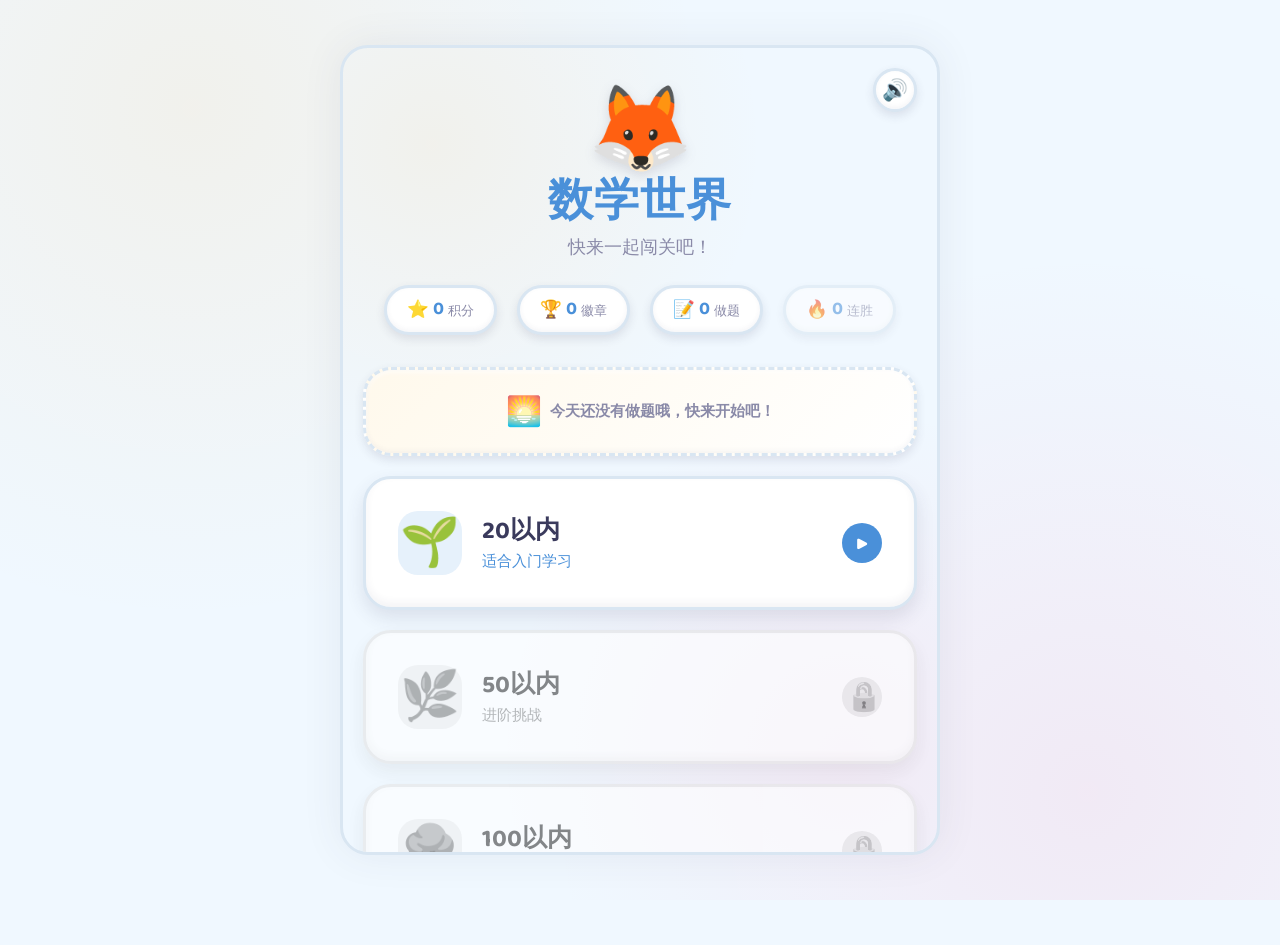
<file: index.html>
<!DOCTYPE html>
<html lang="zh-CN">
<head>
  <meta charset="UTF-8">
  <meta name="viewport" content="width=device-width, initial-scale=1.0, maximum-scale=1.0, user-scalable=no">
  <meta name="apple-mobile-web-app-capable" content="yes">
  <meta name="theme-color" content="#EFF6FF">
  <title>数学世界 - 儿童数学闯关游戏</title>
  <link rel="preconnect" href="https://fonts.googleapis.com">
  <link rel="preconnect" href="https://fonts.gstatic.com" crossorigin>
  <link href="https://fonts.googleapis.com/css2?family=Baloo+2:wght@400;500;600;700;800&family=Comic+Neue:wght@400;700&display=swap" rel="stylesheet">
  <link rel="stylesheet" href="css/base.css">
  <link rel="stylesheet" href="css/themes.css">
  <link rel="stylesheet" href="css/components.css">
  <link rel="stylesheet" href="css/pages.css">
  <link rel="stylesheet" href="css/animations.css">
</head>
<body>
  <div id="app">

    <!-- ========== 首页 ========== -->
    <section id="page-home" class="page active">
      <div class="home-header">
        <button class="sound-toggle" id="sound-toggle" title="音效开关">
          <span id="sound-icon">🔊</span>
        </button>
        <div class="mascot animate-float" id="home-mascot">🦊</div>
        <h1 class="home-title">数学世界</h1>
        <p class="home-subtitle">快来一起闯关吧！</p>
        <div class="home-stats-bar">
          <div class="stat-pill">
            <span class="stat-icon">⭐</span>
            <span class="stat-value" id="home-points">0</span>
            <span class="stat-label">积分</span>
          </div>
          <div class="stat-pill">
            <span class="stat-icon">🏆</span>
            <span class="stat-value" id="home-badge-count">0</span>
            <span class="stat-label">徽章</span>
          </div>
          <div class="stat-pill">
            <span class="stat-icon">📝</span>
            <span class="stat-value" id="home-total-questions">0</span>
            <span class="stat-label">做题</span>
          </div>
          <div class="stat-pill stat-pill-streak" id="home-streak-pill" title="连续学习天数">
            <span class="stat-icon">🔥</span>
            <span class="stat-value" id="home-streak">0</span>
            <span class="stat-label">连胜</span>
          </div>
        </div>
      </div>

      <div class="today-progress-card" id="today-progress-card">
        <!-- 今日学习进度 JS动态生成 -->
      </div>

      <div class="difficulty-cards" id="difficulty-cards">
        <!-- JS动态生成 -->
      </div>

      <div class="home-nav-bar">
        <button class="nav-btn" data-page="badges">
          <span class="nav-icon">🏅</span>
          <span class="nav-text">徽章</span>
        </button>
        <button class="nav-btn" data-page="themes">
          <span class="nav-icon">🎨</span>
          <span class="nav-text">主题</span>
        </button>
        <button class="nav-btn" data-page="error-book">
          <span class="nav-icon">📕</span>
          <span class="nav-text">错题本</span>
        </button>
        <button class="nav-btn" data-page="stats">
          <span class="nav-icon">📊</span>
          <span class="nav-text">档案</span>
        </button>
      </div>
    </section>

    <!-- ========== 答题页 ========== -->
    <section id="page-quiz" class="page">
      <div class="quiz-top-bar">
        <button class="icon-btn" id="quiz-back-btn">
          <svg width="28" height="28" viewBox="0 0 24 24" fill="none" stroke="currentColor" stroke-width="2.5" stroke-linecap="round" stroke-linejoin="round"><path d="M19 12H5M12 19l-7-7 7-7"/></svg>
        </button>
        <div class="quiz-progress">
          <span class="quiz-progress-current" id="quiz-current">1</span>
          <span class="quiz-progress-sep">/</span>
          <span class="quiz-progress-total">10</span>
        </div>
        <div class="quiz-top-right">
          <div class="quiz-timer" id="quiz-timer" title="本组用时">
            <span class="timer-icon">⏱️</span>
            <span id="quiz-timer-text">00:00</span>
          </div>
          <div class="quiz-streak" id="quiz-streak-display" style="visibility:hidden">
            <span class="streak-fire">🔥</span>
            <span id="quiz-streak-count">0</span>
          </div>
        </div>
      </div>

      <div class="quiz-progress-bar">
        <div class="quiz-progress-fill" id="quiz-progress-fill"></div>
      </div>

      <div class="quiz-dots" id="quiz-dots">
        <!-- 10个进度小圆点 JS动态生成 -->
      </div>

      <div class="quiz-type-tag" id="quiz-type-tag"></div>

      <div class="quiz-question-area" id="quiz-question-area">
        <!-- JS动态生成题目 -->
      </div>

      <div class="quiz-feedback" id="quiz-feedback"></div>

      <div class="keyboard-area" id="keyboard-area">
        <!-- 九宫格键盘 -->
      </div>
    </section>

    <!-- 连击里程碑特效层 -->
    <div class="streak-milestone" id="streak-milestone"></div>

    <!-- ========== 结算页 ========== -->
    <section id="page-settlement" class="page">
      <div class="settlement-container" id="settlement-container">
        <!-- JS动态生成 -->
      </div>
    </section>

    <!-- ========== 徽章页 ========== -->
    <section id="page-badges" class="page">
      <div class="sub-page-header">
        <button class="icon-btn back-btn" data-back="home">
          <svg width="28" height="28" viewBox="0 0 24 24" fill="none" stroke="currentColor" stroke-width="2.5" stroke-linecap="round" stroke-linejoin="round"><path d="M19 12H5M12 19l-7-7 7-7"/></svg>
        </button>
        <h2 class="sub-page-title">🏅 我的徽章</h2>
        <div style="width:48px"></div>
      </div>
      <div class="badges-grid" id="badges-grid">
        <!-- JS动态生成 -->
      </div>
    </section>

    <!-- ========== 主题页 ========== -->
    <section id="page-themes" class="page">
      <div class="sub-page-header">
        <button class="icon-btn back-btn" data-back="home">
          <svg width="28" height="28" viewBox="0 0 24 24" fill="none" stroke="currentColor" stroke-width="2.5" stroke-linecap="round" stroke-linejoin="round"><path d="M19 12H5M12 19l-7-7 7-7"/></svg>
        </button>
        <h2 class="sub-page-title">🎨 主题商店</h2>
        <div style="width:48px"></div>
      </div>
      <div class="themes-grid" id="themes-grid">
        <!-- JS动态生成 -->
      </div>
    </section>

    <!-- ========== 错题本页 ========== -->
    <section id="page-error-book" class="page">
      <div class="sub-page-header">
        <button class="icon-btn back-btn" data-back="home">
          <svg width="28" height="28" viewBox="0 0 24 24" fill="none" stroke="currentColor" stroke-width="2.5" stroke-linecap="round" stroke-linejoin="round"><path d="M19 12H5M12 19l-7-7 7-7"/></svg>
        </button>
        <h2 class="sub-page-title">📕 错题本</h2>
        <div style="width:48px"></div>
      </div>
      <div class="error-book-tabs" id="error-book-tabs">
        <button class="tab-btn active" data-level="20">20以内</button>
        <button class="tab-btn" data-level="50">50以内</button>
        <button class="tab-btn" data-level="100">100以内</button>
      </div>
      <div class="error-book-list" id="error-book-list">
        <!-- JS动态生成 -->
      </div>
    </section>

    <!-- ========== 数据档案页 ========== -->
    <section id="page-stats" class="page">
      <div class="sub-page-header">
        <button class="icon-btn back-btn" data-back="home">
          <svg width="28" height="28" viewBox="0 0 24 24" fill="none" stroke="currentColor" stroke-width="2.5" stroke-linecap="round" stroke-linejoin="round"><path d="M19 12H5M12 19l-7-7 7-7"/></svg>
        </button>
        <h2 class="sub-page-title">📊 成长档案</h2>
        <div style="width:48px"></div>
      </div>
      <div class="stats-container" id="stats-container">
        <!-- JS动态生成 -->
      </div>
    </section>

    <!-- ========== 通用弹窗 ========== -->
    <div class="overlay" id="overlay">
      <div class="modal" id="modal">
        <div class="modal-content" id="modal-content"></div>
      </div>
    </div>

    <!-- ========== 庆祝动画层 ========== -->
    <div class="celebration-layer" id="celebration-layer"></div>

  </div>

  <script src="js/storage.js"></script>
  <script src="js/sound.js"></script>
  <script src="js/question-generator.js"></script>
  <script src="js/scoring.js"></script>
  <script src="js/difficulty.js"></script>
  <script src="js/badges.js"></script>
  <script src="js/themes.js"></script>
  <script src="js/error-book.js"></script>
  <script src="js/keyboard.js"></script>
  <script src="js/settlement.js"></script>
  <script src="js/stats.js"></script>
  <script src="js/home.js"></script>
  <script src="js/app.js"></script>
</body>
</html>
</file>
<file: css/base.css>
/* ============================================================
   base.css — Reset, Design Tokens, Base Styles, Page Transitions
   Children's Math Game · Claymorphism · Light mode only
   ============================================================ */

/* ---------- 1. Mobile-friendly CSS reset ---------- */
*,
*::before,
*::after {
  box-sizing: border-box;
  margin: 0;
  padding: 0;
  -webkit-tap-highlight-color: transparent;
}

html {
  -webkit-text-size-adjust: 100%;
  text-size-adjust: 100%;
  font-size: 16px;
}

body {
  min-height: 100vh;
  min-height: 100dvh;
  line-height: 1.5;
  -webkit-font-smoothing: antialiased;
  -moz-osx-font-smoothing: grayscale;
  text-rendering: optimizeLegibility;
  overflow-x: hidden;
}

img,
svg {
  display: block;
  max-width: 100%;
}

button,
input,
select,
textarea {
  font: inherit;
  color: inherit;
  background: none;
  border: none;
}

button {
  cursor: pointer;
  user-select: none;
}

ul,
ol {
  list-style: none;
}

a {
  color: inherit;
  text-decoration: none;
}

h1, h2, h3, h4, h5, h6 {
  font-weight: 700;
  line-height: 1.2;
}

/* ---------- 2. Design tokens (Claymorphism) ---------- */
:root {
  /* Colors — soft, eye-friendly, low-saturation */
  --bg-primary: #F0F8FF;      /* soft blue-white */
  --bg-secondary: #E6F1FB;    /* slightly deeper soft blue */
  --color-primary: #4A90D9;   /* soft blue */
  --color-primary-dark: #3A78B8;
  --color-secondary: #FFB347; /* soft orange */
  --color-accent: #FF6B9D;    /* soft pink */
  --color-success: #6BCB77;   /* soft green */
  --color-danger: #FF6B6B;    /* soft red */
  --color-warning: #FFD56B;   /* soft yellow */
  --color-text: #3A3A5C;      /* soft dark indigo */
  --color-text-muted: #8A8AA8;
  --color-card: #FFFFFF;
  --color-border: #D9E6F2;
  --color-shadow: rgba(74, 144, 217, 0.18);
  --color-shadow-soft: rgba(58, 58, 92, 0.12);

  /* Spacing scale (4px base) */
  --space-xs: 4px;
  --space-sm: 8px;
  --space-md: 16px;
  --space-lg: 24px;
  --space-xl: 32px;
  --space-xxl: 48px;

  /* Border radius — large, rounded, bubbly */
  --radius-sm: 12px;
  --radius-md: 20px;
  --radius-lg: 28px;
  --radius-xl: 36px;
  --radius-full: 999px;

  /* Claymorphism shadows — outer drop + inner highlight, no hard lines */
  --shadow-clay: 0 8px 18px var(--color-shadow-soft),
                 inset 0 -4px 8px rgba(58, 58, 92, 0.06),
                 inset 0 4px 8px rgba(255, 255, 255, 0.85);
  --shadow-clay-sm: 0 4px 10px var(--color-shadow-soft),
                    inset 0 -2px 5px rgba(58, 58, 92, 0.05),
                    inset 0 2px 5px rgba(255, 255, 255, 0.8);
  --shadow-clay-lg: 0 14px 28px var(--color-shadow),
                    inset 0 -6px 12px rgba(58, 58, 92, 0.07),
                    inset 0 6px 12px rgba(255, 255, 255, 0.9);
  --shadow-press: 0 2px 5px var(--color-shadow-soft),
                  inset 0 2px 6px rgba(58, 58, 92, 0.12);
  --shadow-inset-hi: inset 0 3px 6px rgba(255, 255, 255, 0.7);

  /* Typography */
  --font-heading: 'Baloo 2', 'Comic Neue', system-ui, sans-serif;
  --font-body: 'Comic Neue', 'Baloo 2', system-ui, sans-serif;

  /* Font sizes */
  --fs-xs: clamp(0.72rem, 0.68rem + 0.2vw, 0.8rem);
  --fs-sm: clamp(0.85rem, 0.8rem + 0.25vw, 0.95rem);
  --fs-md: clamp(1rem, 0.95rem + 0.3vw, 1.1rem);
  --fs-lg: clamp(1.2rem, 1.1rem + 0.5vw, 1.4rem);
  --fs-xl: clamp(1.5rem, 1.3rem + 0.9vw, 1.9rem);
  --fs-xxl: clamp(2rem, 1.6rem + 1.6vw, 2.8rem);

  /* Borders */
  --border-thick: 3px;
  --border-chunky: 4px;

  /* Transitions — soft press, smooth */
  --transition-fast: 150ms ease-out;
  --transition-normal: 250ms ease-out;
  --transition-slow: 400ms ease-out;

  /* Layout */
  --app-max-width: 600px;
  --safe-bottom: env(safe-area-inset-bottom, 0px);
  --safe-top: env(safe-area-inset-top, 0px);
}

/* ---------- 3. Base body ---------- */
body {
  font-family: var(--font-body);
  font-size: var(--fs-md);
  color: var(--color-text);
  background: var(--bg-primary);
  background-image:
    radial-gradient(circle at 15% 12%, rgba(255, 179, 71, 0.10), transparent 38%),
    radial-gradient(circle at 85% 88%, rgba(255, 107, 157, 0.10), transparent 40%);
  background-attachment: fixed;
}

h1, h2, h3, h4 {
  font-family: var(--font-heading);
  color: var(--color-text);
}

h1 { font-size: var(--fs-xxl); }
h2 { font-size: var(--fs-xl); }
h3 { font-size: var(--fs-lg); }

p { color: var(--color-text); }

/* ---------- 4. App container (phone frame, centered) ---------- */
#app {
  position: relative;
  width: 100%;
  max-width: var(--app-max-width);
  min-height: 100vh;
  min-height: 100dvh;
  margin: 0 auto;
  background: var(--bg-primary);
  overflow: hidden;
  box-shadow: 0 0 40px rgba(58, 58, 92, 0.08);
}

/* ---------- 5. Page transitions ---------- */
.page {
  position: absolute;
  inset: 0;
  display: flex;
  flex-direction: column;
  padding: calc(var(--space-md) + var(--safe-top)) var(--space-md) calc(var(--space-md) + var(--safe-bottom));
  opacity: 0;
  visibility: hidden;
  transform: translateY(8px);
  transition: opacity var(--transition-normal),
              visibility var(--transition-normal),
              transform var(--transition-normal);
  overflow-y: auto;
  -webkit-overflow-scrolling: touch;
}

.page.active {
  opacity: 1;
  visibility: visible;
  transform: translateY(0);
  z-index: 1;
}

/* Scrollbar styling — subtle */
.page::-webkit-scrollbar { width: 6px; }
.page::-webkit-scrollbar-thumb {
  background: var(--color-border);
  border-radius: var(--radius-full);
}

/* ---------- 6. Utility helpers ---------- */
.sr-only {
  position: absolute;
  width: 1px; height: 1px;
  padding: 0; margin: -1px;
  overflow: hidden; clip: rect(0,0,0,0);
  white-space: nowrap; border: 0;
}

.text-center { text-align: center; }
.text-muted { color: var(--color-text-muted); }

/* ---------- 7. Responsive — tablet ---------- */
@media (min-width: 768px) {
  :root {
    --fs-md: 1.15rem;
    --fs-lg: 1.55rem;
    --fs-xl: 2rem;
    --fs-xxl: 3rem;
    --space-md: 20px;
    --space-lg: 32px;
  }
  #app {
    min-height: 90vh;
    margin: 5vh auto;
    border-radius: var(--radius-lg);
    border: var(--border-thick) solid var(--color-border);
  }
  body {
    background-size: cover;
  }
}
</file>
<file: css/themes.css>
/* ============================================================
   themes.css — 8 Light-Mode Claymorphism Themes
   All themes are LIGHT mode (no dark backgrounds).
   Apply via: <body data-theme="default"> or #app[data-theme="..."]
   Colors are soft, low-saturation, eye-friendly for children.
   ============================================================ */

/* Shared: each theme tints the body background gradient + #app bg.
   --mascot holds the theme's mascot emoji (used by JS to update #home-mascot). */

/* ------------------------------------------------------------
   1. default — Soft Sky (FREE)
   ------------------------------------------------------------ */
[data-theme="default"] {
  --bg-primary: #F0F8FF;
  --bg-secondary: #E6F1FB;
  --color-primary: #4A90D9;
  --color-secondary: #FFB347;
  --color-accent: #FF6B9D;
  --color-card: #FFFFFF;
  --color-border: #D9E6F2;
  --color-shadow: rgba(74, 144, 217, 0.18);
  --mascot: "🦊";
}
body[data-theme="default"],
[data-theme="default"] #app {
  background-color: #F0F8FF;
  background-image:
    radial-gradient(circle at 15% 12%, rgba(255, 179, 71, 0.10), transparent 38%),
    radial-gradient(circle at 85% 88%, rgba(255, 107, 157, 0.10), transparent 40%);
}

/* ------------------------------------------------------------
   2. forest — Forest Friends (100 pts)
   ------------------------------------------------------------ */
[data-theme="forest"] {
  --bg-primary: #F2F7EC;
  --bg-secondary: #E4EFD8;
  --color-primary: #7AAF5E;
  --color-secondary: #B08968;
  --color-accent: #E8A87C;
  --color-card: #FBFDF7;
  --color-border: #D6E4C5;
  --color-shadow: rgba(122, 175, 94, 0.18);
  --mascot: "🐻";
}
body[data-theme="forest"],
[data-theme="forest"] #app {
  background-color: #F2F7EC;
  background-image:
    radial-gradient(circle at 15% 12%, rgba(176, 137, 104, 0.12), transparent 40%),
    radial-gradient(circle at 85% 88%, rgba(232, 168, 124, 0.12), transparent 42%);
}

/* ------------------------------------------------------------
   3. ocean — Ocean World (150 pts)
   ------------------------------------------------------------ */
[data-theme="ocean"] {
  --bg-primary: #EAF6FB;
  --bg-secondary: #D8EEF7;
  --color-primary: #5BB3CC;
  --color-secondary: #7AB8D6;
  --color-accent: #FF9EAA;
  --color-card: #FFFFFF;
  --color-border: #C7E4EE;
  --color-shadow: rgba(91, 179, 204, 0.20);
  --mascot: "🐙";
}
body[data-theme="ocean"],
[data-theme="ocean"] #app {
  background-color: #EAF6FB;
  background-image:
    radial-gradient(circle at 15% 12%, rgba(122, 184, 214, 0.14), transparent 40%),
    radial-gradient(circle at 85% 88%, rgba(255, 158, 170, 0.12), transparent 42%);
}

/* ------------------------------------------------------------
   4. candy — Candy Land (200 pts)
   ------------------------------------------------------------ */
[data-theme="candy"] {
  --bg-primary: #FBF0F6;
  --bg-secondary: #F7E2EE;
  --color-primary: #E08FC0;
  --color-secondary: #B5A8E0;
  --color-accent: #F5A3C7;
  --color-card: #FFFFFF;
  --color-border: #ECD0E0;
  --color-shadow: rgba(224, 143, 192, 0.20);
  --mascot: "🦄";
}
body[data-theme="candy"],
[data-theme="candy"] #app {
  background-color: #FBF0F6;
  background-image:
    radial-gradient(circle at 15% 12%, rgba(181, 168, 224, 0.16), transparent 40%),
    radial-gradient(circle at 85% 88%, rgba(245, 163, 199, 0.14), transparent 42%);
}

/* ------------------------------------------------------------
   5. starry — Starry Night (250 pts)
   LIGHT interpretation: soft periwinkle + gold + lavender (no dark bg)
   ------------------------------------------------------------ */
[data-theme="starry"] {
  --bg-primary: #EEF0FB;
  --bg-secondary: #E0E4F5;
  --color-primary: #7B89C9;
  --color-secondary: #E6C76B;
  --color-accent: #A78BD9;
  --color-card: #FFFFFF;
  --color-border: #D2D6EE;
  --color-shadow: rgba(123, 137, 201, 0.20);
  --mascot: "🦉";
}
body[data-theme="starry"],
[data-theme="starry"] #app {
  background-color: #EEF0FB;
  background-image:
    radial-gradient(circle at 15% 12%, rgba(230, 199, 107, 0.16), transparent 40%),
    radial-gradient(circle at 85% 88%, rgba(167, 139, 217, 0.14), transparent 42%);
}

/* ------------------------------------------------------------
   6. school — School Days (180 pts)
   ------------------------------------------------------------ */
[data-theme="school"] {
  --bg-primary: #FFF9EC;
  --bg-secondary: #FBEFCF;
  --color-primary: #E8B14B;
  --color-secondary: #E07A5F;
  --color-accent: #7AAF5E;
  --color-card: #FFFFFF;
  --color-border: #F0DFB8;
  --color-shadow: rgba(232, 177, 75, 0.20);
  --mascot: "🐱";
}
body[data-theme="school"],
[data-theme="school"] #app {
  background-color: #FFF9EC;
  background-image:
    radial-gradient(circle at 15% 12%, rgba(224, 122, 95, 0.12), transparent 40%),
    radial-gradient(circle at 85% 88%, rgba(122, 175, 94, 0.12), transparent 42%);
}

/* ------------------------------------------------------------
   7. sunset — Sunset Glow (220 pts)
   ------------------------------------------------------------ */
[data-theme="sunset"] {
  --bg-primary: #FFF3EC;
  --bg-secondary: #FDE6D8;
  --color-primary: #F5A06B;
  --color-secondary: #FF8C94;
  --color-accent: #C98BB0;
  --color-card: #FFFFFF;
  --color-border: #F2D6C4;
  --color-shadow: rgba(245, 160, 107, 0.20);
  --mascot: "🦁";
}
body[data-theme="sunset"],
[data-theme="sunset"] #app {
  background-color: #FFF3EC;
  background-image:
    radial-gradient(circle at 15% 12%, rgba(255, 140, 148, 0.14), transparent 40%),
    radial-gradient(circle at 85% 88%, rgba(201, 139, 176, 0.14), transparent 42%);
}

/* ------------------------------------------------------------
   8. meadow — Spring Meadow (120 pts)
   ------------------------------------------------------------ */
[data-theme="meadow"] {
  --bg-primary: #F4FBE9;
  --bg-secondary: #E8F5D4;
  --color-primary: #9CC76B;
  --color-secondary: #F0D858;
  --color-accent: #A8D8B9;
  --color-card: #FFFFFF;
  --color-border: #D8E9B8;
  --color-shadow: rgba(156, 199, 107, 0.20);
  --mascot: "🐰";
}
body[data-theme="meadow"],
[data-theme="meadow"] #app {
  background-color: #F4FBE9;
  background-image:
    radial-gradient(circle at 15% 12%, rgba(240, 216, 88, 0.16), transparent 40%),
    radial-gradient(circle at 85% 88%, rgba(168, 216, 185, 0.16), transparent 42%);
}

/* ------------------------------------------------------------
   Theme application helper — keep #app background-attachment fixed
   on body for the soft tint, but #app uses solid + image so it
   scrolls naturally inside the phone frame.
   ------------------------------------------------------------ */
body[data-theme] {
  background-attachment: fixed;
}
[data-theme] #app {
  background-attachment: scroll;
}

/* ------------------------------------------------------------
   Default fallback: if no data-theme is set, treat as "default".
   ------------------------------------------------------------ */
body:not([data-theme]) #app,
#app:not([data-theme]) {
  /* inherits :root tokens; nothing to override */
}

/* ------------------------------------------------------------
   Theme preview swatches (used by .theme-card in themes store).
   Each theme exposes a 3-color preview via its tokens automatically;
   .theme-card previews read --color-primary/secondary/accent.
   ------------------------------------------------------------ */
</file>
<file: css/components.css>
/* ============================================================
   components.css — Reusable Claymorphism Components
   Children's Math Game · Light mode · Touch-friendly (>=48px)
   ============================================================ */

/* ---------- Buttons ---------- */
.btn {
  display: inline-flex;
  align-items: center;
  justify-content: center;
  gap: var(--space-sm);
  padding: 12px var(--space-lg);
  min-height: 48px;
  font-family: var(--font-heading);
  font-weight: 700;
  font-size: var(--fs-md);
  line-height: 1;
  color: #ffffff;
  background: var(--color-primary);
  border: var(--border-thick) solid var(--color-border);
  border-radius: var(--radius-md);
  box-shadow: var(--shadow-clay);
  transition: transform var(--transition-fast),
              box-shadow var(--transition-fast),
              filter var(--transition-fast);
}
.btn:hover { filter: brightness(1.03); }
.btn:active {
  transform: scale(0.95);
  box-shadow: var(--shadow-press);
}

.btn-primary { background: var(--color-primary); }
.btn-secondary { background: var(--color-secondary); }
.btn-accent { background: var(--color-accent); }
.btn-success { background: var(--color-success); }
.btn-danger { background: var(--color-danger); }

.btn-outline {
  background: var(--color-card);
  color: var(--color-primary);
  border-color: var(--color-primary);
}

.btn-large {
  min-height: 56px;
  padding: 16px var(--space-xl);
  font-size: var(--fs-lg);
  border-radius: var(--radius-lg);
}

.btn-block {
  width: 100%;
}

.btn:disabled,
.btn[disabled] {
  opacity: 0.55;
  cursor: not-allowed;
  filter: grayscale(0.3);
}

/* ---------- Icon button (circular) ---------- */
.icon-btn {
  display: inline-flex;
  align-items: center;
  justify-content: center;
  width: 48px;
  height: 48px;
  min-width: 48px;
  min-height: 48px;
  color: var(--color-primary);
  background: var(--color-card);
  border: var(--border-thick) solid var(--color-border);
  border-radius: var(--radius-full);
  box-shadow: var(--shadow-clay-sm);
  transition: transform var(--transition-fast),
              box-shadow var(--transition-fast),
              background var(--transition-fast);
}
.icon-btn:active {
  transform: scale(0.9);
  box-shadow: var(--shadow-press);
}
.icon-btn svg { width: 26px; height: 26px; }

.back-btn {
  color: var(--color-text);
  background: var(--bg-secondary);
}

/* ---------- Card ---------- */
.card {
  background: var(--color-card);
  border: var(--border-thick) solid var(--color-border);
  border-radius: var(--radius-md);
  box-shadow: var(--shadow-clay);
  padding: var(--space-lg);
}
.card-soft {
  box-shadow: var(--shadow-clay-sm);
}

/* ---------- Stat pill ---------- */
.stat-pill {
  display: inline-flex;
  align-items: center;
  gap: var(--space-xs);
  padding: 8px var(--space-md);
  background: var(--color-card);
  border: var(--border-thick) solid var(--color-border);
  border-radius: var(--radius-full);
  box-shadow: var(--shadow-clay-sm);
  font-size: var(--fs-sm);
}
.stat-pill .stat-icon { font-size: 1.15em; line-height: 1; }
.stat-pill .stat-value {
  font-family: var(--font-heading);
  font-weight: 700;
  color: var(--color-primary);
  font-size: var(--fs-md);
}
.stat-pill .stat-label {
  color: var(--color-text-muted);
  font-size: var(--fs-xs);
}
/* 连续学习天数胶囊：默认灰显，今日已学习时点亮为火焰橙 */
.stat-pill-streak { opacity: 0.55; transition: opacity var(--transition-fast); }
.stat-pill-streak.active {
  opacity: 1;
  border-color: #F59E0B;
  background: linear-gradient(135deg, #FFF7E6, #FFE9C7);
}
.stat-pill-streak.active .stat-icon { animation: flamePulse 1.4s ease-in-out infinite; }
.stat-pill-streak.active .stat-value { color: #E8590C; }
@keyframes flamePulse {
  0%, 100% { transform: scale(1); }
  50% { transform: scale(1.18); }
}

/* ---------- Bottom navigation button ---------- */
.nav-btn {
  display: flex;
  flex-direction: column;
  align-items: center;
  justify-content: center;
  gap: 2px;
  flex: 1;
  min-height: 60px;
  padding: var(--space-sm) var(--space-xs);
  background: var(--color-card);
  border: var(--border-thick) solid var(--color-border);
  border-radius: var(--radius-md);
  box-shadow: var(--shadow-clay-sm);
  color: var(--color-text-muted);
  font-size: var(--fs-xs);
  transition: transform var(--transition-fast),
              box-shadow var(--transition-fast),
              color var(--transition-fast);
}
.nav-btn .nav-icon { font-size: 1.5rem; line-height: 1; }
.nav-btn .nav-text { font-family: var(--font-heading); font-weight: 600; }
.nav-btn:active {
  transform: scale(0.93);
  box-shadow: var(--shadow-press);
}
.nav-btn.active {
  color: var(--color-primary);
  background: var(--bg-secondary);
}

/* ---------- Tab button ---------- */
.tab-btn {
  flex: 1;
  min-height: 44px;
  padding: var(--space-sm) var(--space-md);
  font-family: var(--font-heading);
  font-weight: 600;
  font-size: var(--fs-sm);
  color: var(--color-text-muted);
  background: var(--color-card);
  border: var(--border-thick) solid var(--color-border);
  border-radius: var(--radius-full);
  box-shadow: var(--shadow-clay-sm);
  transition: transform var(--transition-fast),
              background var(--transition-fast),
              color var(--transition-fast);
}
.tab-btn:active { transform: scale(0.95); }
.tab-btn.active {
  color: #ffffff;
  background: var(--color-primary);
  border-color: var(--color-primary);
}

/* ---------- Quiz question display ---------- */
.quiz-question {
  font-family: var(--font-heading);
  font-weight: 800;
  font-size: clamp(2.5rem, 2rem + 4vw, 5rem);
  line-height: 1.15;
  color: var(--color-text);
  text-align: center;
  letter-spacing: 0.5px;
}
.quiz-question .q-num { color: var(--color-primary); }
.quiz-question .q-op { color: var(--color-secondary); padding: 0 0.1em; }
.quiz-question .q-eq { color: var(--color-text-muted); padding: 0 0.15em; }

/* ---------- Answer box (□ placeholder) ---------- */
.answer-box {
  display: inline-flex;
  align-items: center;
  justify-content: center;
  width: clamp(60px, 18vw, 80px);
  height: clamp(60px, 18vw, 80px);
  font-family: var(--font-heading);
  font-weight: 800;
  font-size: clamp(1.8rem, 1.4rem + 2vw, 2.6rem);
  color: var(--color-text-muted);
  background: var(--bg-secondary);
  border: var(--border-chunky) solid var(--color-border);
  border-radius: var(--radius-md);
  box-shadow: var(--shadow-inset-hi), inset 0 -3px 6px rgba(58,58,92,0.08);
  transition: background var(--transition-fast),
              border-color var(--transition-fast),
              color var(--transition-fast),
              transform var(--transition-fast);
}
.answer-box.filled {
  color: var(--color-text);
  background: var(--color-card);
}
.answer-box.correct {
  color: #ffffff;
  background: var(--color-success);
  border-color: var(--color-success);
}
.answer-box.wrong {
  color: #ffffff;
  background: var(--color-danger);
  border-color: var(--color-danger);
}

/* ---------- Keyboard ---------- */
.keyboard-grid {
  display: grid;
  grid-template-columns: repeat(3, 1fr);
  gap: var(--space-sm);
  width: 100%;
}
.key-btn {
  display: flex;
  align-items: center;
  justify-content: center;
  min-width: 60px;
  min-height: 60px;
  height: clamp(56px, 14vw, 72px);
  font-family: var(--font-heading);
  font-weight: 700;
  font-size: var(--fs-xl);
  color: var(--color-text);
  background: var(--color-card);
  border: var(--border-thick) solid var(--color-border);
  border-radius: var(--radius-md);
  box-shadow: var(--shadow-clay-sm);
  transition: transform var(--transition-fast),
              box-shadow var(--transition-fast),
              background var(--transition-fast);
}
.key-btn:active {
  transform: scale(0.9);
  box-shadow: var(--shadow-press);
}
.key-btn.special {
  font-size: var(--fs-lg);
  color: var(--color-text-muted);
  background: var(--bg-secondary);
}
.key-btn.confirm {
  color: #ffffff;
  background: var(--color-accent);
  border-color: var(--color-accent);
}
.key-btn.confirm:active { box-shadow: var(--shadow-press); }

/* ---------- Modal & overlay ---------- */
.overlay {
  position: fixed;
  inset: 0;
  z-index: 100;
  display: none;
  align-items: center;
  justify-content: center;
  padding: var(--space-lg);
  background: rgba(58, 58, 92, 0.35);
  backdrop-filter: blur(3px);
  -webkit-backdrop-filter: blur(3px);
}
.overlay.show { display: flex; }
.modal {
  width: 100%;
  max-width: 420px;
  max-height: 85vh;
  overflow-y: auto;
  background: var(--color-card);
  border: var(--border-chunky) solid var(--color-border);
  border-radius: var(--radius-lg);
  box-shadow: var(--shadow-clay-lg);
  padding: var(--space-xl);
  text-align: center;
}
.modal-content { color: var(--color-text); }
.modal-content h2 {
  font-size: var(--fs-xl);
  margin-bottom: var(--space-sm);
}

/* ---------- Progress bar (generic) ---------- */
.progress-bar {
  width: 100%;
  height: 14px;
  background: var(--bg-secondary);
  border: var(--border-thick) solid var(--color-border);
  border-radius: var(--radius-full);
  overflow: hidden;
  box-shadow: var(--shadow-inset-hi);
}
.progress-fill {
  height: 100%;
  background: linear-gradient(90deg, var(--color-primary), var(--color-accent));
  border-radius: var(--radius-full);
  transition: width var(--transition-slow) ease-out;
}

/* ---------- Badge card ---------- */
.badge-card {
  display: flex;
  flex-direction: column;
  align-items: center;
  gap: var(--space-xs);
  padding: var(--space-md) var(--space-sm);
  text-align: center;
  background: var(--color-card);
  border: var(--border-thick) solid var(--color-border);
  border-radius: var(--radius-md);
  box-shadow: var(--shadow-clay-sm);
  transition: transform var(--transition-fast);
}
.badge-card .badge-icon {
  font-size: 2.6rem;
  line-height: 1;
  filter: drop-shadow(0 2px 4px rgba(58,58,92,0.15));
}
.badge-card .badge-name {
  font-family: var(--font-heading);
  font-weight: 700;
  font-size: var(--fs-sm);
  color: var(--color-text);
}
.badge-card .badge-desc {
  font-size: var(--fs-xs);
  color: var(--color-text-muted);
}
.badge-card.locked {
  filter: grayscale(1);
  opacity: 0.6;
}

/* ---------- Theme store card（横向布局，对齐首页 .difficulty-card） ---------- */
.theme-card {
  position: relative;
  display: flex;
  align-items: center;
  gap: var(--space-md);
  padding: var(--space-md);
  background: var(--color-card);
  border: var(--border-thick) solid var(--color-border);
  border-radius: var(--radius-lg);
  box-shadow: var(--shadow-clay-sm);
  transition: transform var(--transition-fast), box-shadow var(--transition-fast);
  /* stagger 进场动画（每张由 JS 设置 --card-index 延迟） */
  animation: themeCardEnter 320ms cubic-bezier(0.34, 1.56, 0.64, 1) both;
  animation-delay: calc(var(--card-index, 0) * 40ms);
}
@keyframes themeCardEnter {
  from { opacity: 0; transform: translateY(12px); }
  to   { opacity: 1; transform: translateY(0); }
}
.theme-card:active {
  transform: scale(0.98);
  box-shadow: var(--shadow-press);
}
@media (hover: hover) {
  .theme-card:hover { box-shadow: var(--shadow-clay); }
}
.theme-card.current {
  border-color: var(--color-primary);
  box-shadow: var(--shadow-clay), 0 0 0 3px rgba(74, 144, 217, 0.25);
}
.theme-card.buyable { border-color: var(--color-accent); }
.theme-card.previewing {
  transform: translateY(-3px);
  box-shadow: var(--shadow-clay-lg);
}
/* 主题预览：临时给 #app 叠加主色渐变（预览未购买主题配色） */
#app.theme-preview-active::before {
  content: "";
  position: fixed;
  inset: 0;
  z-index: 0;
  pointer-events: none;
  background: var(--preview-bg, transparent);
  transition: background 200ms ease;
}

/* 左侧缩略图：吉祥物 + 下方3色点（配色预览融入，触控区≥64px） */
.theme-thumb {
  position: relative;
  flex-shrink: 0;
  width: 64px;
  height: 64px;
  display: flex;
  flex-direction: column;
  align-items: center;
  justify-content: center;
  gap: 5px;
  background: var(--bg-secondary);
  border-radius: var(--radius-md);
  cursor: pointer;
  user-select: none;
  -webkit-user-select: none;
  transition: transform var(--transition-fast);
}
@media (hover: hover) {
  .theme-thumb:hover { transform: scale(1.06); }
}
.theme-mascot {
  font-size: 2rem;
  line-height: 1;
  filter: drop-shadow(0 2px 3px rgba(58, 58, 92, 0.15));
}
/* 当前主题缩略图右上角小勾选 */
.theme-card.current .theme-thumb::after {
  content: "✓";
  position: absolute;
  top: -6px;
  right: -6px;
  width: 22px;
  height: 22px;
  display: flex;
  align-items: center;
  justify-content: center;
  font-size: 0.8rem;
  font-weight: 800;
  color: #fff;
  background: var(--color-success);
  border: 2px solid var(--color-card);
  border-radius: var(--radius-full);
  box-shadow: var(--shadow-clay-sm);
}
.theme-dots {
  display: flex;
  gap: 3px;
}
.theme-dots span {
  width: 8px;
  height: 8px;
  border-radius: var(--radius-full);
  box-shadow: inset 0 0 0 1px rgba(0,0,0,0.06);
}
.theme-card.locked .theme-thumb { filter: grayscale(0.7) opacity(0.6); }

/* 中间信息区 */
.theme-info {
  flex: 1;
  min-width: 0;
  display: flex;
  flex-direction: column;
  gap: 2px;
}
.theme-info .theme-name {
  font-family: var(--font-heading);
  font-weight: 700;
  font-size: var(--fs-md);
  color: var(--color-text);
  line-height: 1.2;
}
.theme-info .theme-desc {
  font-size: var(--fs-xs);
  color: var(--color-text-muted);
  line-height: 1.4;
  overflow: hidden;
  text-overflow: ellipsis;
  display: -webkit-box;
  -webkit-line-clamp: 2;
  -webkit-box-orient: vertical;
}

/* 右侧操作区 */
.theme-action {
  flex-shrink: 0;
  display: flex;
  align-items: center;
}
.theme-status.using {
  padding: 8px 14px;
  min-height: 40px;
  display: inline-flex;
  align-items: center;
  border-radius: var(--radius-full);
  background: var(--bg-secondary);
  color: var(--color-primary);
  font-family: var(--font-heading);
  font-weight: 700;
  font-size: var(--fs-sm);
}
.theme-status.locked {
  padding: 8px 14px;
  min-height: 40px;
  display: inline-flex;
  align-items: center;
  border-radius: var(--radius-full);
  background: var(--bg-secondary);
  color: var(--color-text-muted);
  font-weight: 600;
  font-size: var(--fs-xs);
}
.theme-use-btn, .theme-buy-btn {
  padding: 10px var(--space-md);
  min-height: 44px;
  min-width: 72px;
  border: var(--border-thick) solid var(--color-border);
  border-radius: var(--radius-full);
  font-family: var(--font-heading);
  font-size: var(--fs-sm);
  font-weight: 700;
  cursor: pointer;
  white-space: nowrap;
  transition: transform var(--transition-fast), box-shadow var(--transition-fast);
}
.theme-use-btn {
  background: var(--color-card);
  color: var(--color-primary);
  border-color: var(--color-primary);
  box-shadow: var(--shadow-clay-sm);
}
.theme-use-btn:active { transform: scale(0.95); box-shadow: var(--shadow-press); }
.theme-buy-btn {
  background: var(--color-accent);
  color: #fff;
  border-color: var(--color-accent);
  box-shadow: var(--shadow-clay-sm);
}
.theme-buy-btn:active { transform: scale(0.95); box-shadow: var(--shadow-press); }

/* ---------- Toast 提示 ---------- */
.theme-toast {
  position: fixed;
  bottom: 90px;
  left: 50%;
  transform: translate(-50%, 40px);
  z-index: 9500;
  max-width: 88%;
  padding: 13px 22px;
  border-radius: var(--radius-md);
  background: var(--color-text);
  color: #fff;
  font-size: var(--fs-sm);
  font-weight: 700;
  text-align: center;
  box-shadow: var(--shadow-clay-lg);
  opacity: 0;
  pointer-events: none;
  transition: opacity 200ms ease, transform 200ms cubic-bezier(0.34, 1.56, 0.64, 1);
}
.theme-toast.show {
  opacity: 1;
  transform: translate(-50%, 0);
}
.theme-toast.success { background: var(--color-success); }
.theme-toast.warn    { background: var(--color-danger); }

/* ---------- 购买确认模态框（与全局 .modal/.overlay 一致） ---------- */
.theme-confirm-overlay {
  position: fixed;
  inset: 0;
  z-index: 9600;
  display: flex;
  align-items: center;
  justify-content: center;
  padding: var(--space-lg);
  background: rgba(0,0,0,0);
  transition: background 200ms ease;
}
.theme-confirm-overlay.show {
  background: rgba(58, 58, 92, 0.35);
  backdrop-filter: blur(3px);
  -webkit-backdrop-filter: blur(3px);
}
.theme-confirm-modal {
  width: 100%;
  max-width: 340px;
  padding: var(--space-xl);
  background: var(--color-card);
  border: var(--border-chunky) solid var(--color-border);
  border-radius: var(--radius-lg);
  box-shadow: var(--shadow-clay-lg);
  text-align: center;
  transform: scale(0.8);
  opacity: 0;
  transition: transform 200ms cubic-bezier(0.34, 1.56, 0.64, 1), opacity 200ms ease;
}
.theme-confirm-overlay.show .theme-confirm-modal {
  transform: scale(1);
  opacity: 1;
}
.tcm-mascot {
  font-size: 3.2rem;
  line-height: 1;
  filter: drop-shadow(0 2px 4px rgba(58, 58, 92, 0.15));
}
.tcm-title {
  font-family: var(--font-heading);
  font-weight: 800;
  font-size: var(--fs-lg);
  color: var(--color-text);
  margin-top: var(--space-xs);
}
.tcm-desc {
  font-size: var(--fs-sm);
  color: var(--color-text-muted);
  margin-top: var(--space-xs);
  line-height: 1.4;
}
.tcm-price-row {
  display: flex;
  align-items: center;
  justify-content: center;
  gap: var(--space-sm);
  margin: var(--space-md) 0;
  padding: var(--space-sm) var(--space-md);
  background: var(--bg-secondary);
  border: var(--border-thick) solid var(--color-border);
  border-radius: var(--radius-sm);
}
.tcm-cost { color: var(--color-danger); font-weight: 800; font-size: var(--fs-md); }
.tcm-arrow { color: var(--color-text-muted); }
.tcm-after { color: var(--color-success); font-weight: 800; font-size: var(--fs-md); }
.tcm-after.negative { color: var(--color-danger); }
.tcm-actions { display: flex; gap: var(--space-sm); margin-top: var(--space-sm); }
.tcm-btn {
  flex: 1;
  padding: 13px;
  min-height: 48px;
  border: var(--border-thick) solid var(--color-border);
  border-radius: var(--radius-sm);
  font-family: var(--font-heading);
  font-size: var(--fs-sm);
  font-weight: 700;
  cursor: pointer;
  transition: transform var(--transition-fast), box-shadow var(--transition-fast);
}
.tcm-btn:active { transform: scale(0.95); box-shadow: var(--shadow-press); }
.tcm-btn:disabled {
  opacity: 0.6;
  cursor: not-allowed;
  transform: none;
  box-shadow: var(--shadow-clay-sm);
}
.tcm-cancel {
  background: var(--color-card);
  color: var(--color-text-muted);
}
.tcm-ok {
  background: var(--color-accent);
  color: #fff;
  border-color: var(--color-accent);
  box-shadow: var(--shadow-clay-sm);
}
/* 购买中加载态：脉冲透明度提示处理中 */
.tcm-ok.loading {
  opacity: 0.75;
  animation: tcmLoading 1s ease-in-out infinite;
}
@keyframes tcmLoading {
  0%, 100% { opacity: 0.75; }
  50%      { opacity: 0.45; }
}

/* ---------- Error book item ---------- */
.error-item {
  display: flex;
  align-items: center;
  gap: var(--space-md);
  padding: var(--space-md);
  background: var(--color-card);
  border: var(--border-thick) solid var(--color-border);
  border-radius: var(--radius-md);
  box-shadow: var(--shadow-clay-sm);
}
.error-item .error-q {
  flex: 1;
  font-family: var(--font-heading);
  font-weight: 700;
  font-size: var(--fs-md);
  color: var(--color-text);
}
.error-item .error-q .wrong-num {
  color: var(--color-danger);
  text-decoration: line-through;
  margin-left: var(--space-xs);
}
.error-item .error-q .right-num {
  color: var(--color-success);
  margin-left: var(--space-xs);
}
.error-item .error-count {
  font-size: var(--fs-xs);
  color: var(--color-text-muted);
  background: var(--bg-secondary);
  padding: 4px var(--space-sm);
  border-radius: var(--radius-full);
  white-space: nowrap;
}
</file>
<file: css/pages.css>
/* ============================================================
   pages.css — Page-Specific Layouts
   Children's Math Game · Claymorphism · Light mode
   ============================================================ */

/* ============================================================
   HOME PAGE
   ============================================================ */
.home-header {
  display: flex;
  flex-direction: column;
  align-items: center;
  text-align: center;
  gap: var(--space-xs);
  padding: var(--space-md) 0 var(--space-lg);
}
.home-header .mascot {
  font-size: 64px;
  line-height: 1;
  filter: drop-shadow(0 4px 6px rgba(58, 58, 92, 0.15));
  animation: float 3s ease-in-out infinite;
}
.home-title {
  font-size: clamp(2rem, 1.5rem + 3vw, 2.8rem);
  font-weight: 800;
  color: var(--color-primary);
  letter-spacing: 1px;
}
.home-subtitle {
  font-size: var(--fs-md);
  color: var(--color-text-muted);
}
.home-stats-bar {
  display: flex;
  justify-content: center;
  flex-wrap: wrap;
  gap: var(--space-sm);
  margin-top: var(--space-md);
}

/* Difficulty cards — vertical stack of large tappable cards */
.difficulty-cards {
  display: flex;
  flex-direction: column;
  gap: var(--space-md);
  flex: 1;
}
.difficulty-card {
  display: flex;
  align-items: center;
  gap: var(--space-md);
  padding: var(--space-lg) var(--space-lg);
  background: var(--color-card);
  border: var(--border-thick) solid var(--color-border);
  border-radius: var(--radius-lg);
  box-shadow: var(--shadow-clay);
  position: relative;
  transition: transform var(--transition-fast), box-shadow var(--transition-fast);
}
.difficulty-card:active { transform: scale(0.98); }
.difficulty-card .dc-icon {
  font-size: 2.6rem;
  line-height: 1;
  width: 56px;
  height: 56px;
  display: flex;
  align-items: center;
  justify-content: center;
  background: var(--bg-secondary);
  border-radius: var(--radius-md);
  flex-shrink: 0;
}
.difficulty-card .dc-info { flex: 1; }
.difficulty-card .dc-name {
  font-family: var(--font-heading);
  font-weight: 700;
  font-size: var(--fs-lg);
  color: var(--color-text);
}
.difficulty-card .dc-status {
  font-size: var(--fs-sm);
  color: var(--color-text-muted);
}
.difficulty-card .dc-badge {
  font-size: 1.6rem;
  line-height: 1;
}
.difficulty-card.unlocked .dc-status { color: var(--color-primary); }
.difficulty-card.locked {
  filter: grayscale(1);
  opacity: 0.6;
  cursor: not-allowed;
}
.difficulty-card.locked::after {
  content: "🔒";
  position: absolute;
  top: 50%;
  right: var(--space-lg);
  transform: translateY(-50%);
  font-size: 1.8rem;
}
.difficulty-card.locked .dc-badge { display: none; }
.difficulty-card.completed .dc-badge {
  display: inline-flex;
  align-items: center;
  justify-content: center;
  width: 36px;
  height: 36px;
  background: var(--color-success);
  color: #fff;
  border-radius: var(--radius-full);
  font-size: 1.1rem;
  font-weight: 800;
}

/* Home bottom nav */
.home-nav-bar {
  display: flex;
  gap: var(--space-sm);
  padding-top: var(--space-lg);
}

/* ============================================================
   QUIZ PAGE
   ============================================================ */
.quiz-top-bar {
  display: flex;
  align-items: center;
  justify-content: space-between;
  gap: var(--space-md);
}
.quiz-progress {
  font-family: var(--font-heading);
  font-weight: 700;
  font-size: var(--fs-lg);
  color: var(--color-text);
}
.quiz-progress-current { color: var(--color-primary); }
.quiz-progress-sep { color: var(--color-text-muted); margin: 0 2px; }
.quiz-progress-total { color: var(--color-text-muted); }
.quiz-streak {
  display: inline-flex;
  align-items: center;
  gap: 2px;
  padding: 6px var(--space-md);
  background: var(--color-card);
  border: var(--border-thick) solid var(--color-border);
  border-radius: var(--radius-full);
  box-shadow: var(--shadow-clay-sm);
  font-family: var(--font-heading);
  font-weight: 700;
  color: var(--color-secondary);
}
.streak-fire { font-size: 1.2rem; line-height: 1; }

/* 顶栏右侧：计时器 + 连击 */
.quiz-top-right {
  display: inline-flex;
  align-items: center;
  gap: var(--space-sm);
}
.quiz-timer {
  display: inline-flex;
  align-items: center;
  gap: 4px;
  padding: 6px var(--space-md);
  background: var(--color-card);
  border: var(--border-thick) solid var(--color-border);
  border-radius: var(--radius-full);
  box-shadow: var(--shadow-clay-sm);
  font-family: var(--font-heading);
  font-weight: 700;
  font-variant-numeric: tabular-nums;
  color: var(--color-text);
  font-size: var(--fs-sm);
}
.quiz-timer .timer-icon { font-size: 1rem; line-height: 1; }
.quiz-timer.warning {
  color: var(--color-danger);
  border-color: var(--color-danger);
  animation: timerPulse 1s ease-in-out infinite;
}
@keyframes timerPulse {
  0%, 100% { transform: scale(1); }
  50% { transform: scale(1.06); }
}

.quiz-progress-bar {
  width: 100%;
  height: 14px;
  margin-top: var(--space-md);
  background: var(--bg-secondary);
  border: var(--border-thick) solid var(--color-border);
  border-radius: var(--radius-full);
  overflow: hidden;
  box-shadow: var(--shadow-inset-hi);
}
.quiz-progress-fill {
  height: 100%;
  width: 10%;
  background: linear-gradient(90deg, var(--color-primary), var(--color-accent));
  border-radius: var(--radius-full);
  transition: width var(--transition-slow) ease-out;
}

.quiz-question-area {
  flex: 1;
  display: flex;
  flex-direction: column;
  align-items: center;
  justify-content: center;
  gap: var(--space-lg);
  padding: var(--space-lg) 0;
  text-align: center;
}
.quiz-question-area .question-row {
  display: flex;
  align-items: center;
  justify-content: center;
  flex-wrap: wrap;
  gap: var(--space-sm);
}

.quiz-feedback {
  min-height: 44px;
  display: flex;
  align-items: center;
  justify-content: center;
  font-family: var(--font-heading);
  font-weight: 700;
  font-size: var(--fs-md);
  text-align: center;
  padding: var(--space-sm);
  border-radius: var(--radius-md);
  transition: opacity var(--transition-normal);
}
.quiz-feedback.correct { color: var(--color-success); background: rgba(107, 203, 119, 0.12); }
.quiz-feedback.wrong { color: var(--color-danger); background: rgba(255, 107, 107, 0.12); }
/* 反馈区本题用时标签 */
.quiz-feedback .feedback-time {
  font-family: var(--font-body);
  font-weight: 600;
  font-size: 0.85em;
  opacity: 0.85;
  margin-left: var(--space-xs);
}

.keyboard-area {
  padding-top: var(--space-sm);
  padding-bottom: var(--space-xs);
}

/* ============================================================
   SETTLEMENT PAGE
   ============================================================ */
.settlement-container {
  display: flex;
  flex-direction: column;
  gap: var(--space-lg);
  padding: var(--space-sm) 0;
}
.settlement-header {
  text-align: center;
  font-family: var(--font-heading);
  font-weight: 800;
  font-size: var(--fs-xxl);
  color: var(--color-secondary);
}
.settlement-summary {
  display: flex;
  justify-content: space-around;
  gap: var(--space-sm);
  padding: var(--space-lg);
  background: var(--color-card);
  border: var(--border-thick) solid var(--color-border);
  border-radius: var(--radius-lg);
  box-shadow: var(--shadow-clay);
}
.settlement-summary .summary-stat {
  display: flex;
  flex-direction: column;
  align-items: center;
  gap: 2px;
}
.settlement-summary .summary-value {
  font-family: var(--font-heading);
  font-weight: 800;
  font-size: var(--fs-xxl);
  color: var(--color-primary);
  line-height: 1;
}
.settlement-summary .summary-label {
  font-size: var(--fs-xs);
  color: var(--color-text-muted);
}
.settlement-points {
  text-align: center;
  font-family: var(--font-heading);
  font-weight: 700;
  font-size: var(--fs-lg);
  color: var(--color-accent);
  padding: var(--space-md);
  background: var(--color-card);
  border: var(--border-thick) solid var(--color-border);
  border-radius: var(--radius-md);
  box-shadow: var(--shadow-clay-sm);
}
.settlement-questions {
  display: flex;
  flex-direction: column;
  gap: var(--space-sm);
}
.settlement-q-row {
  display: flex;
  align-items: center;
  gap: var(--space-md);
  padding: var(--space-md);
  background: var(--color-card);
  border: var(--border-thick) solid var(--color-border);
  border-radius: var(--radius-md);
  box-shadow: var(--shadow-clay-sm);
  font-family: var(--font-heading);
  font-weight: 700;
  font-size: var(--fs-md);
}
.settlement-q-row .q-mark {
  width: 28px;
  height: 28px;
  flex-shrink: 0;
  border-radius: var(--radius-full);
  display: inline-flex;
  align-items: center;
  justify-content: center;
  color: #fff;
  font-size: 0.9rem;
}
.settlement-q-row.correct { border-color: rgba(107, 203, 119, 0.5); }
.settlement-q-row.correct .q-mark { background: var(--color-success); }
.settlement-q-row.wrong { border-color: rgba(255, 107, 107, 0.5); }
.settlement-q-row.wrong .q-mark { background: var(--color-danger); }
.settlement-q-row .q-text { flex: 1; }
.settlement-q-row .q-answer .wrong-a {
  color: var(--color-danger);
  text-decoration: line-through;
  margin-right: var(--space-sm);
}
.settlement-q-row .q-answer .right-a { color: var(--color-success); }
.settlement-actions {
  display: flex;
  flex-direction: column;
  gap: var(--space-sm);
  padding-top: var(--space-sm);
}

/* ============================================================
   SUB-PAGE HEADER (shared)
   ============================================================ */
.sub-page-header {
  display: flex;
  align-items: center;
  justify-content: space-between;
  gap: var(--space-md);
  padding-bottom: var(--space-md);
}
.sub-page-title {
  font-family: var(--font-heading);
  font-weight: 800;
  font-size: var(--fs-xl);
  color: var(--color-text);
  text-align: center;
}

/* ============================================================
   BADGES PAGE
   ============================================================ */
.badges-grid {
  display: grid;
  grid-template-columns: repeat(2, 1fr);
  gap: var(--space-md);
  padding-bottom: var(--space-lg);
}

/* ============================================================
   THEMES PAGE
   ============================================================ */
.themes-grid {
  display: flex;
  flex-direction: column;
  padding-bottom: var(--space-lg);
}

/* ============================================================
   ERROR BOOK PAGE
   ============================================================ */
.error-book-tabs {
  display: flex;
  gap: var(--space-sm);
  padding-bottom: var(--space-md);
}
.error-book-list {
  display: flex;
  flex-direction: column;
  gap: var(--space-sm);
  padding-bottom: var(--space-lg);
}
.error-book-empty {
  text-align: center;
  color: var(--color-text-muted);
  padding: var(--space-xxl) var(--space-md);
  font-size: var(--fs-md);
}

/* ============================================================
   STATS PAGE
   ============================================================ */
.stats-container {
  display: flex;
  flex-direction: column;
  gap: var(--space-md);
  padding-bottom: var(--space-lg);
}
.stat-block {
  padding: var(--space-lg);
  background: var(--color-card);
  border: var(--border-thick) solid var(--color-border);
  border-radius: var(--radius-md);
  box-shadow: var(--shadow-clay-sm);
}
.stat-block .stat-block-title {
  font-family: var(--font-heading);
  font-weight: 700;
  font-size: var(--fs-md);
  color: var(--color-text);
  margin-bottom: var(--space-sm);
}
.stat-block .stat-row {
  display: flex;
  align-items: center;
  justify-content: space-between;
  padding: var(--space-xs) 0;
  font-size: var(--fs-sm);
}
.stat-block .stat-row .row-label { color: var(--color-text-muted); }
.stat-block .stat-row .row-value {
  font-family: var(--font-heading);
  font-weight: 700;
  color: var(--color-primary);
}
.stat-block .stat-row + .stat-row { border-top: 2px dashed var(--color-border); }
.stat-block .progress-bar { margin-top: var(--space-sm); }

/* ============================================================
   OVERLAY / MODAL / CELEBRATION
   ============================================================ */
.celebration-layer {
  position: fixed;
  inset: 0;
  z-index: 200;
  pointer-events: none;
  overflow: hidden;
}

/* ============================================================
   TABLET ADJUSTMENTS
   ============================================================ */
@media (min-width: 768px) {
  .home-header .mascot { font-size: 84px; }
  .home-stats-bar { gap: var(--space-md); }
  .difficulty-card { padding: var(--space-xl); }
  .difficulty-card .dc-icon { width: 64px; height: 64px; font-size: 3rem; }
  .quiz-question { font-size: clamp(3rem, 2rem + 4vw, 5.5rem); }
  .key-btn { height: 80px; font-size: var(--fs-xxl); }
  .badges-grid {
    grid-template-columns: repeat(3, 1fr);
    gap: var(--space-lg);
  }
  .badge-card { padding: var(--space-lg); }
  .badge-card .badge-icon { font-size: 3.2rem; }
  .settlement-summary { padding: var(--space-xl); }
  .settlement-summary .summary-value { font-size: 3.2rem; }
}

/* ============================================================
   QUIZ EXTRA STYLES
   ============================================================ */
.quiz-question .q-text {
  display: inline;
  white-space: pre;  /* 保留 display 字符串中的空格，确保数字与运算符间距 */
}
.correct-answer-hint {
  margin-top: var(--space-md);
  padding: var(--space-sm) var(--space-md);
  background: rgba(107, 203, 119, 0.12);
  border-radius: var(--radius-md);
  font-family: var(--font-heading);
  font-weight: 600;
  font-size: var(--fs-md);
  color: var(--color-success);
  text-align: center;
  animation: fadeInUp 300ms ease-out;
}
.correct-answer-hint .correct-text {
  font-weight: 800;
  font-size: 1.2em;
}
@keyframes fadeInUp {
  from { opacity: 0; transform: translateY(8px); }
  to { opacity: 1; transform: translateY(0); }
}

/* Difficulty card unlocked arrow */
.difficulty-card.unlocked .dc-badge {
  display: inline-flex;
  align-items: center;
  justify-content: center;
  width: 40px;
  height: 40px;
  background: var(--color-primary);
  color: #fff;
  border-radius: var(--radius-full);
  font-size: 1.2rem;
  font-weight: 800;
  flex-shrink: 0;
}

/* ============================================================
   STATS PAGE - FULL STYLES
   ============================================================ */
.stats-overview-card {
  display: flex;
  flex-direction: column;
  gap: var(--space-md);
}
.stats-overview-row {
  display: flex;
  justify-content: space-around;
  gap: var(--space-sm);
}
.stats-overview-item {
  display: flex;
  flex-direction: column;
  align-items: center;
  gap: 4px;
  flex: 1;
}
.stats-overview-icon { font-size: 1.8rem; line-height: 1; }
.stats-overview-val {
  font-family: var(--font-heading);
  font-weight: 800;
  font-size: var(--fs-xl);
  color: var(--color-primary);
}
.stats-overview-label {
  font-size: var(--fs-xs);
  color: var(--color-text-muted);
}

.stats-points-card { display: flex; flex-direction: column; gap: var(--space-xs); }
.stats-row {
  display: flex;
  align-items: center;
  gap: var(--space-sm);
  padding: var(--space-xs) 0;
  font-size: var(--fs-sm);
}
.stats-row + .stats-row { border-top: 2px dashed var(--color-border); }
.stats-row-icon { font-size: 1.2rem; width: 28px; text-align: center; }
.stats-row-label { flex: 1; color: var(--color-text-muted); }
.stats-row-val {
  font-family: var(--font-heading);
  font-weight: 700;
  font-size: var(--fs-md);
  color: var(--color-text);
}

.stats-section-title {
  font-family: var(--font-heading);
  font-weight: 700;
  font-size: var(--fs-md);
  color: var(--color-text);
  margin-bottom: var(--space-sm);
}

.stats-diff-card { display: flex; flex-direction: column; gap: var(--space-xs); }
.stats-diff-row {
  display: flex;
  align-items: center;
  gap: var(--space-sm);
  padding: var(--space-xs) var(--space-sm);
  border-radius: var(--radius-sm);
  font-size: var(--fs-sm);
}
.stats-diff-row + .stats-diff-row { border-top: 2px dashed var(--color-border); }
.stats-diff-row.locked { opacity: 0.55; }
.stats-diff-icon { font-size: 1.3rem; width: 28px; text-align: center; }
.stats-diff-name { font-weight: 600; color: var(--color-text); min-width: 70px; }
.stats-diff-streak { flex: 1; color: var(--color-text-muted); font-size: var(--fs-xs); }
.stats-diff-status { font-weight: 600; font-size: var(--fs-xs); }
.stats-diff-row.completed .stats-diff-status { color: var(--color-success); }
.stats-diff-row.progress .stats-diff-status { color: var(--color-primary); }
.stats-diff-row.locked .stats-diff-status { color: var(--color-text-muted); }

.stats-error-card { display: flex; flex-direction: column; gap: var(--space-xs); }
.stats-error-row {
  display: flex;
  justify-content: space-between;
  padding: var(--space-xs) 0;
  font-size: var(--fs-sm);
  color: var(--color-text-muted);
}
.stats-error-row + .stats-error-row { border-top: 2px dashed var(--color-border); }
.stats-error-total {
  margin-top: var(--space-xs);
  padding-top: var(--space-xs);
  border-top: 2px solid var(--color-border);
  font-family: var(--font-heading);
  font-weight: 700;
  color: var(--color-danger);
  text-align: center;
}

.stats-history-card { display: flex; flex-direction: column; gap: var(--space-xs); }
.stats-history-row {
  display: flex;
  align-items: center;
  gap: var(--space-sm);
  padding: var(--space-xs) 0;
  font-size: var(--fs-xs);
}
.stats-history-row + .stats-history-row { border-top: 2px dashed var(--color-border); }
.hist-level { font-weight: 600; color: var(--color-text); min-width: 60px; }
.hist-result { flex: 1; color: var(--color-text-muted); }
.hist-points { font-weight: 700; color: var(--color-secondary); }
.hist-time { color: var(--color-text-muted); font-size: 0.7rem; }

/* Error book extra styles */
.error-empty {
  text-align: center;
  padding: var(--space-xxl) var(--space-md);
}
.error-empty-icon { font-size: 3rem; line-height: 1; }
.error-empty-text {
  margin-top: var(--space-sm);
  color: var(--color-text-muted);
  font-size: var(--fs-md);
}
.error-toolbar {
  display: flex;
  justify-content: space-between;
  align-items: center;
  gap: var(--space-sm);
  margin-bottom: var(--space-sm);
}
.error-count-text { font-size: var(--fs-sm); color: var(--color-text-muted); }
.error-toolbar-actions { display: inline-flex; gap: var(--space-sm); }
.error-clear-btn {
  padding: var(--space-sm) var(--space-md);
  min-height: 44px;
  border: 2px solid var(--color-danger);
  border-radius: var(--radius-full);
  background: transparent;
  color: var(--color-danger);
  font-size: var(--fs-sm);
  font-weight: 600;
  cursor: pointer;
  transition: transform var(--transition-fast);
}
.error-clear-btn:active { transform: scale(0.95); }
.error-practice-btn {
  padding: var(--space-sm) var(--space-md);
  min-height: 44px;
  border: 2px solid var(--color-primary);
  border-radius: var(--radius-full);
  background: var(--color-primary);
  color: #fff;
  font-size: var(--fs-sm);
  font-weight: 700;
  cursor: pointer;
  box-shadow: var(--shadow-clay-sm);
  transition: transform var(--transition-fast);
}
.error-practice-btn:active { transform: scale(0.95); box-shadow: var(--shadow-press); }
.error-card {
  padding: var(--space-md);
  background: var(--color-card);
  border: var(--border-thick) solid var(--color-border);
  border-left: 5px solid var(--color-danger);
  border-radius: var(--radius-md);
  margin-bottom: var(--space-sm);
}
.error-question {
  font-family: var(--font-heading);
  font-weight: 700;
  font-size: var(--fs-lg);
  color: var(--color-text);
  margin-bottom: var(--space-sm);
}
.error-answers {
  display: flex;
  gap: var(--space-md);
  margin-bottom: var(--space-xs);
}
.error-wrong, .error-correct {
  display: flex;
  flex-direction: column;
  gap: 2px;
}
.error-label { font-size: var(--fs-xs); color: var(--color-text-muted); }
.error-wrong .error-value { color: var(--color-danger); font-weight: 700; }
.error-correct .error-value { color: var(--color-success); font-weight: 700; }
.error-time { font-size: 0.7rem; color: var(--color-text-muted); }
.error-list { display: flex; flex-direction: column; }

/* Tab count badge */
.tab-btn .tab-count {
  display: inline-block;
  margin-left: 4px;
  padding: 1px 7px;
  background: var(--color-secondary);
  color: #fff;
  border-radius: var(--radius-full);
  font-size: 0.7rem;
  font-weight: 700;
}
.tab-btn.active .tab-count { background: var(--color-primary); }

/* Stats page tablet */
@media (min-width: 768px) {
  .stats-overview-val { font-size: 2.5rem; }
  .stats-row { font-size: var(--fs-md); }
  .stats-diff-row { font-size: var(--fs-md); }
}

/* ============================================================
   音效开关按钮
   ============================================================ */
.sound-toggle {
  position: absolute;
  top: var(--space-md);
  right: var(--space-md);
  width: 44px;
  height: 44px;
  border: var(--border-thick) solid var(--color-border);
  border-radius: var(--radius-full);
  background: var(--color-card);
  box-shadow: var(--shadow-clay-sm);
  font-size: 1.3rem;
  line-height: 1;
  display: flex;
  align-items: center;
  justify-content: center;
  z-index: 10;
  transition: transform var(--transition-fast);
}
.sound-toggle:active { transform: scale(0.9); }

/* ============================================================
   键盘禁用状态
   ============================================================ */
.keyboard.kb-disabled {
  opacity: 0.5;
  pointer-events: none;
}

/* ============================================================
   数据重置卡片
   ============================================================ */
.stats-reset-card {
  text-align: center;
  margin-top: var(--space-lg);
}
.reset-warning {
  margin-top: var(--space-sm);
  font-size: var(--fs-xs);
  color: var(--color-danger);
  line-height: 1.4;
}

/* ============================================================
   结算页确保可滚动
   ============================================================ */
#page-settlement .settlement-container {
  padding-bottom: var(--space-xxl);
}

/* ============================================================
   难度卡片锁图标样式
   ============================================================ */
.difficulty-card.locked .dc-badge {
  display: inline-flex;
  align-items: center;
  justify-content: center;
  width: 40px;
  height: 40px;
  background: var(--color-border);
  color: var(--color-text-muted);
  border-radius: var(--radius-full);
  font-size: 1.2rem;
  flex-shrink: 0;
}
.difficulty-card.locked .dc-badge::before {
  content: '🔒';
}
.difficulty-card.completed .dc-badge {
  background: var(--color-success);
  color: #fff;
}

/* ============================================================
   主题商店 —— 与首页风格一致：全局设计令牌（无 scoped 变量）
   ============================================================ */
/* 积分余额栏（与首页 today-card 内卡风格一致） */
.theme-balance-bar {
  display: flex;
  align-items: center;
  justify-content: center;
  flex-wrap: wrap;
  gap: var(--space-sm);
  padding: var(--space-md) var(--space-lg);
  margin-bottom: var(--space-sm);
  background: var(--color-card);
  border: var(--border-thick) solid var(--color-border);
  border-radius: var(--radius-lg);
  box-shadow: var(--shadow-clay-sm);
}
.theme-balance-icon {
  font-size: 1.5rem;
  line-height: 1;
  filter: drop-shadow(0 2px 3px rgba(255, 179, 71, 0.35));
}
.theme-balance-label {
  font-size: var(--fs-sm);
  color: var(--color-text-muted);
  font-weight: 600;
}
.theme-balance-val {
  font-family: var(--font-heading);
  font-weight: 800;
  font-size: var(--fs-xl);
  color: var(--color-primary);
}
.theme-balance-tip {
  flex-basis: 100%;
  text-align: center;
  font-size: var(--fs-xs);
  color: var(--color-text-muted);
}

/* 筛选标签栏（横向滚动，避免窄屏 5 个按钮挤文字；复用 .tab-btn 视觉语言） */
.theme-filter-bar {
  display: flex;
  gap: var(--space-sm);
  padding: var(--space-xs) 0 var(--space-sm);
  margin-bottom: var(--space-sm);
  overflow-x: auto;
  -webkit-overflow-scrolling: touch;
  scrollbar-width: none;
}
.theme-filter-bar::-webkit-scrollbar { display: none; }
.theme-filter-btn {
  flex-shrink: 0;
  min-height: 44px;
  padding: var(--space-sm) var(--space-lg);
  font-family: var(--font-heading);
  font-weight: 600;
  font-size: var(--fs-sm);
  white-space: nowrap;
  color: var(--color-text-muted);
  background: var(--color-card);
  border: var(--border-thick) solid var(--color-border);
  border-radius: var(--radius-full);
  box-shadow: var(--shadow-clay-sm);
  transition: transform var(--transition-fast),
              background var(--transition-fast),
              color var(--transition-fast);
}
.theme-filter-btn:active { transform: scale(0.95); box-shadow: var(--shadow-press); }
.theme-filter-btn.active {
  color: #ffffff;
  background: var(--color-primary);
  border-color: var(--color-primary);
}

/* 空态（与 error-book-empty 一致） */
.theme-empty {
  display: flex;
  flex-direction: column;
  align-items: center;
  gap: var(--space-sm);
  padding: var(--space-xxl) var(--space-md);
  color: var(--color-text-muted);
  font-size: var(--fs-md);
  text-align: center;
}
.theme-empty-icon { font-size: 2.5rem; opacity: 0.6; }
.theme-empty-text { max-width: 260px; line-height: 1.5; font-size: var(--fs-sm); }
.theme-empty-btn {
  margin-top: var(--space-sm);
  padding: 11px var(--space-lg);
  min-height: 44px;
  font-family: var(--font-heading);
  font-weight: 700;
  font-size: var(--fs-sm);
  color: #fff;
  background: var(--color-primary);
  border: var(--border-thick) solid var(--color-primary);
  border-radius: var(--radius-full);
  box-shadow: var(--shadow-clay-sm);
  transition: transform var(--transition-fast), box-shadow var(--transition-fast);
}
.theme-empty-btn:active { transform: scale(0.95); box-shadow: var(--shadow-press); }

.themes-grid-inner {
  display: flex;
  flex-direction: column;
  gap: var(--space-md);
}
@media (min-width: 768px) {
  .themes-grid-inner {
    display: grid;
    grid-template-columns: repeat(2, 1fr);
    gap: var(--space-md);
  }
}

/* ============================================================
   今日学习进度卡片
   ============================================================ */
.today-progress-card {
  margin-bottom: var(--space-md);
}
.today-card-inner {
  background: var(--color-card);
  border: var(--border-thick) solid var(--color-border);
  border-radius: var(--radius-lg);
  box-shadow: var(--shadow-clay-sm);
  padding: var(--space-md) var(--space-lg);
  overflow: hidden;
  text-align: center;
}
.today-card-inner.empty {
  display: flex;
  align-items: center;
  gap: var(--space-sm);
  justify-content: center;
  background: linear-gradient(135deg, #FFF9EC, #FFF);
  border-style: dashed;
}
.today-card-inner.empty .today-icon {
  font-size: 1.8rem;
}
.today-card-inner.empty .today-text {
  font-size: var(--fs-sm);
  color: var(--color-text-muted);
  font-weight: 600;
}
.today-title {
  font-family: var(--font-heading);
  font-weight: 700;
  font-size: var(--fs-sm);
  color: var(--color-text-muted);
  margin-bottom: var(--space-sm);
  text-align: center;
}
.today-stats {
  display: flex;
  justify-content: space-around;
  gap: var(--space-xs);
}
.today-stat {
  display: flex;
  flex-direction: column;
  align-items: center;
  gap: 2px;
}
.today-stat-val {
  font-family: var(--font-heading);
  font-weight: 800;
  font-size: var(--fs-lg);
  color: var(--color-primary);
}
.today-stat-label {
  font-size: var(--fs-xs);
  color: var(--color-text-muted);
}
/* 连续学习天数徽章 */
.today-streak-badge {
  display: inline-flex;
  align-items: center;
  gap: 4px;
  padding: 4px 12px;
  border-radius: var(--radius-full);
  background: var(--color-card);
  border: 2px solid var(--color-border);
  font-size: var(--fs-sm);
  color: var(--color-text-muted);
  opacity: 0.6;
}
.today-streak-badge.active {
  opacity: 1;
  background: linear-gradient(135deg, #FFF7E6, #FFE9C7);
  border-color: #F59E0B;
  color: #E8590C;
}
.today-streak-badge .streak-flame {
  font-size: 1.1em;
  animation: flamePulse 1.4s ease-in-out infinite;
}
.today-streak-badge .streak-num {
  font-family: var(--font-heading);
  font-weight: 800;
  font-size: var(--fs-md);
}
.today-streak-badge .streak-best {
  font-size: var(--fs-xs);
  opacity: 0.7;
  font-weight: 600;
}
.today-streak-hint {
  text-align: center;
  font-size: var(--fs-xs);
  color: #E8590C;
  font-weight: 600;
  margin-top: 4px;
  margin-bottom: var(--space-sm);
}

/* ============================================================
   答题进度小圆点
   ============================================================ */
.quiz-dots {
  display: flex;
  justify-content: center;
  gap: 6px;
  padding: var(--space-xs) 0 var(--space-sm);
  flex-wrap: wrap;
}
.quiz-dot {
  width: 12px;
  height: 12px;
  border-radius: var(--radius-full);
  background: var(--color-border);
  border: 2px solid transparent;
  transition: all var(--transition-fast);
}
.quiz-dot.current {
  background: var(--color-primary);
  transform: scale(1.3);
  box-shadow: 0 0 6px var(--color-primary);
}
.quiz-dot.correct {
  background: var(--color-success);
}
.quiz-dot.wrong {
  background: var(--color-danger);
}

/* ============================================================
   题型标签
   ============================================================ */
.quiz-type-tag {
  display: inline-flex;
  align-items: center;
  gap: 4px;
  align-self: center;
  padding: 4px 14px;
  background: var(--color-card);
  border: 2px solid var(--color-border);
  border-radius: var(--radius-full);
  font-size: var(--fs-xs);
  font-weight: 600;
  color: var(--color-text-muted);
  margin-bottom: var(--space-xs);
  box-shadow: var(--shadow-clay-sm);
}

/* ============================================================
   连击里程碑特效（顶部横幅式，半透明不遮挡页面）
   ============================================================ */
.streak-milestone {
  position: fixed;
  top: 8%;
  left: 50%;
  transform: translate(-50%, -120%) scale(0.8);
  opacity: 0;
  z-index: 9000;
  pointer-events: none;
  transition: opacity 400ms ease-out, transform 400ms cubic-bezier(0.34, 1.56, 0.64, 1);
}
.streak-milestone.show {
  opacity: 0.85;
  transform: translate(-50%, 0) scale(1);
}
.milestone-text {
  font-family: var(--font-heading);
  font-weight: 800;
  font-size: clamp(1.2rem, 4.5vw, 1.8rem);
  color: #fff;
  background: linear-gradient(135deg, var(--color-secondary), var(--color-accent));
  padding: 10px 24px;
  border-radius: var(--radius-full);
  box-shadow: 0 4px 16px rgba(255, 107, 157, 0.3);
  text-align: center;
  white-space: nowrap;
  backdrop-filter: blur(4px);
}

/* ============================================================
   每日奖励提示
   ============================================================ */
.quiz-feedback.daily-reward {
  background: linear-gradient(135deg, #FFF9EC, #FFE9D6);
  border: 2px solid var(--color-warning);
  color: var(--color-secondary);
  font-weight: 700;
  animation: dailyRewardPop 400ms ease-out;
}
@keyframes dailyRewardPop {
  0% { transform: scale(0.5); opacity: 0; }
  60% { transform: scale(1.1); opacity: 1; }
  100% { transform: scale(1); }
}
</file>
<file: css/animations.css>
/* ============================================================
   animations.css — Keyframes, Utility Classes, Reduced Motion
   Children's Math Game · Claymorphism · Light mode
   ============================================================ */

/* ---------- Keyframes ---------- */

/* 答案框弹跳动画（答对时） */
@keyframes answerBounce {
  0%   { transform: scale(1); }
  30%  { transform: scale(1.3) translateY(-8px); }
  50%  { transform: scale(0.95) translateY(0); }
  70%  { transform: scale(1.1) translateY(-4px); }
  100% { transform: scale(1) translateY(0); }
}
.answer-bounce {
  animation: answerBounce 500ms cubic-bezier(0.34, 1.56, 0.64, 1);
}

@keyframes fadeIn {
  from { opacity: 0; }
  to   { opacity: 1; }
}

@keyframes slideUp {
  from { opacity: 0; transform: translateY(24px); }
  to   { opacity: 1; transform: translateY(0); }
}

@keyframes popIn {
  0%   { opacity: 0; transform: scale(0.5); }
  60%  { opacity: 1; transform: scale(1.12); }
  100% { opacity: 1; transform: scale(1); }
}

@keyframes bounce {
  0%, 100% { transform: translateY(0); }
  50%      { transform: translateY(-12px); }
}

@keyframes shake {
  0%, 100%   { transform: translateX(0); }
  15%        { transform: translateX(-9px); }
  30%        { transform: translateX(8px); }
  45%        { transform: translateX(-7px); }
  60%        { transform: translateX(6px); }
  75%        { transform: translateX(-3px); }
}

@keyframes celebrate {
  0%   { transform: scale(1) rotate(0); }
  25%  { transform: scale(1.15) rotate(-6deg); }
  50%  { transform: scale(1.05) rotate(6deg); }
  75%  { transform: scale(1.15) rotate(-4deg); }
  100% { transform: scale(1) rotate(0); }
}

@keyframes glow {
  0%, 100% { box-shadow: var(--shadow-clay-sm), 0 0 0 rgba(255, 213, 107, 0); }
  50%      { box-shadow: var(--shadow-clay-sm), 0 0 18px rgba(255, 213, 107, 0.75); }
}

@keyframes float {
  0%, 100% { transform: translateY(0); }
  50%      { transform: translateY(-8px); }
}

@keyframes sparkle {
  0%, 100% { opacity: 0; transform: scale(0.4) rotate(0); }
  50%      { opacity: 1; transform: scale(1) rotate(90deg); }
}

@keyframes stampIn {
  0%   { opacity: 0; transform: scale(2.2) rotate(-18deg); }
  60%  { opacity: 1; transform: scale(0.9) rotate(6deg); }
  100% { opacity: 1; transform: scale(1) rotate(0); }
}

@keyframes confettiFall {
  0%   { transform: translateY(-10vh) rotate(0); opacity: 1; }
  100% { transform: translateY(110vh) rotate(720deg); opacity: 0.9; }
}

@keyframes pulseRing {
  0%   { box-shadow: 0 0 0 0 rgba(107, 203, 119, 0.55); }
  100% { box-shadow: 0 0 0 18px rgba(107, 203, 119, 0); }
}

/* ---------- Animation utility classes ---------- */
.animate-fadeIn { animation: fadeIn var(--transition-normal) both; }
.animate-slideUp { animation: slideUp var(--transition-normal) both; }
.animate-popIn { animation: popIn var(--transition-normal) both; }
.animate-bounce { animation: bounce 0.9s ease-in-out infinite; }
.animate-shake { animation: shake 0.5s ease-in-out both; }
.animate-celebrate { animation: celebrate 0.8s ease-in-out both; }
.animate-glow { animation: glow 1.6s ease-in-out infinite; }
.animate-float { animation: float 3s ease-in-out infinite; }
.animate-sparkle { animation: sparkle 1.2s ease-in-out infinite; }
.animate-stampIn { animation: stampIn 0.5s cubic-bezier(0.34, 1.56, 0.64, 1) both; }

/* Staggered delays for lists / grids */
.delay-1 { animation-delay: 0.06s; }
.delay-2 { animation-delay: 0.12s; }
.delay-3 { animation-delay: 0.18s; }
.delay-4 { animation-delay: 0.24s; }
.delay-5 { animation-delay: 0.30s; }
.delay-6 { animation-delay: 0.36s; }

/* ---------- Question enter / exit transitions ---------- */
.question-enter {
  animation: questionEnter var(--transition-slow) both;
}
.question-exit {
  animation: questionExit var(--transition-fast) both;
}
@keyframes questionEnter {
  from { opacity: 0; transform: translateX(40px); }
  to   { opacity: 1; transform: translateX(0); }
}
@keyframes questionExit {
  from { opacity: 1; transform: translateX(0); }
  to   { opacity: 0; transform: translateX(-40px); }
}

/* ---------- Answer box feedback ---------- */
.answer-correct {
  animation: pulseRing 0.6s ease-out, celebrate 0.6s ease-in-out;
}
.answer-wrong {
  animation: shake 0.5s ease-in-out;
}

/* ---------- Badge unlock ---------- */
.badge-unlock {
  animation: popIn 0.5s cubic-bezier(0.34, 1.56, 0.64, 1) both,
             glow 1.6s ease-in-out infinite 0.5s;
}

/* ---------- Streak fire bounce ---------- */
.streak-fire {
  display: inline-block;
  animation: bounce 1.1s ease-in-out infinite;
}

/* ---------- Celebration confetti ---------- */
.confetti {
  position: absolute;
  top: -10vh;
  width: 12px;
  height: 12px;
  border-radius: 3px;
  opacity: 0.95;
  animation: confettiFall linear forwards;
}
.confetti:nth-child(3n)   { border-radius: 50%; }
.confetti:nth-child(4n)   { width: 8px; height: 16px; }

/* ---------- Progress bar fill transition (smooth growth) ---------- */
.progress-fill,
.quiz-progress-fill {
  transition: width var(--transition-slow) ease-out;
}

/* ---------- Button press feedback (reinforced) ---------- */
.btn:active,
.key-btn:active,
.icon-btn:active,
.nav-btn:active,
.tab-btn:active {
  transform: scale(0.95);
}

/* ---------- Float for mascot / decorations ---------- */
.home-header .mascot,
.float-deco {
  animation: float 3s ease-in-out infinite;
}

/* ---------- Reduced motion: disable animations ---------- */
@media (prefers-reduced-motion: reduce) {
  *,
  *::before,
  *::after {
    animation-duration: 0.001ms !important;
    animation-iteration-count: 1 !important;
    transition-duration: 0.001ms !important;
    scroll-behavior: auto !important;
  }
  .animate-bounce,
  .animate-float,
  .animate-glow,
  .animate-sparkle,
  .streak-fire,
  .home-header .mascot,
  .float-deco {
    animation: none !important;
  }
}
</file>
